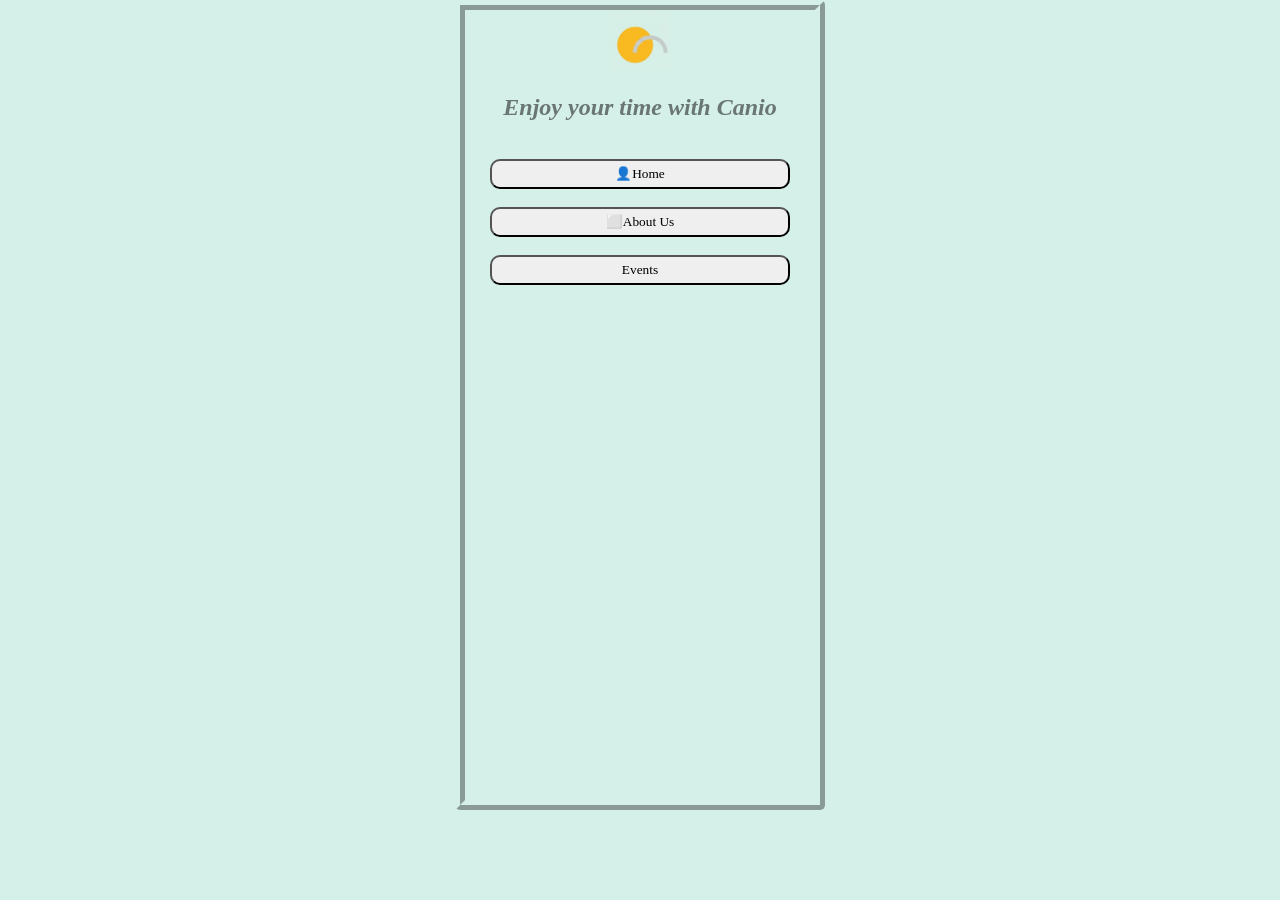
<file: index.html>
<!DOCTYPE html>
<html>

<head>
  <meta name="viewport" content="width=device-width, initial-scale=1">
  <title>Canio ForeCast</title>
  <link rel="stylesheet" href="CSS1.css">
</head>
<body class="overall body001">
  <div class="border001">
    <img src="logo.png" height="60" width="60" alt="Canio" class="img001">
    <h2 class="a10">Enjoy your time with Canio</h2>
    <br>
    <button onclick="redirecthomepage()" class="a7">👤Home</button>
    <br><br><button onclick="redirectaboutpage()" class="a7">⬜About Us</button>
    <br><br><button onclick="redirecteventpage()" class="a7">Events</button>
    <br><br>
    <br><br>
  </div>
</body>
<script src="functions.js"></script>
</html>
</file>
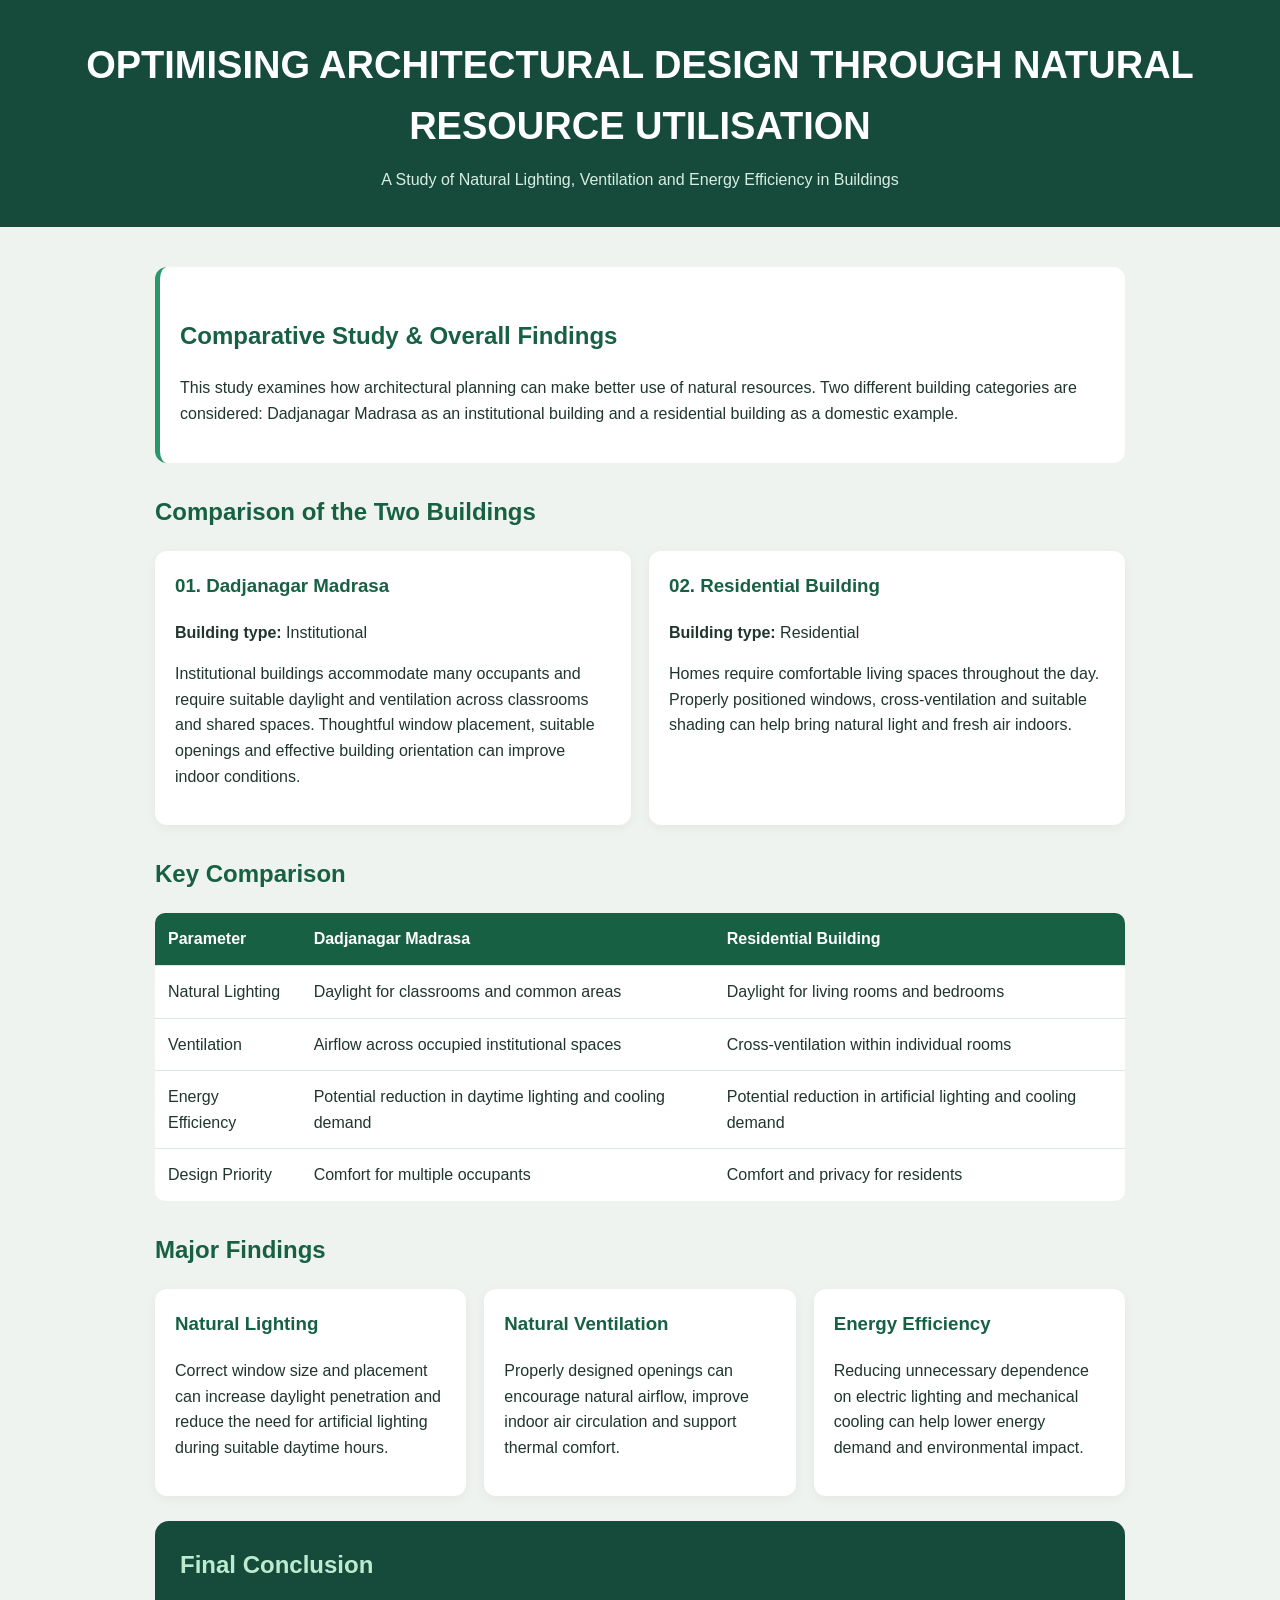
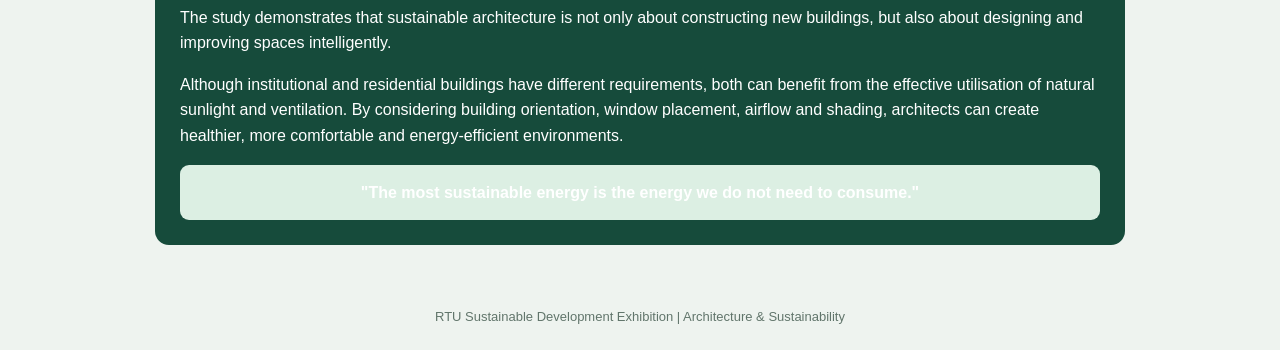
<file: Event.html>
<!DOCTYPE html>
<html lang="en">
<head>
<meta charset="UTF-8">
<meta name="viewport" content="width=device-width, initial-scale=1.0">
<title>Project Conclusion | Sustainable Architecture</title>
<style>
*{box-sizing:border-box}
body{
  margin:0;
  font-family:Arial,sans-serif;
  background:#eef3ef;
  color:#20352e;
  line-height:1.6;
}
header{
  background:#164b3b;
  color:white;
  text-align:center;
  padding:35px 18px;
}
header h1{font-size:clamp(23px,4vw,38px);margin:0}
header p{color:#d8eee2;margin:10px 0 0}
main{max-width:1000px;margin:25px auto;padding:15px}
h2{color:#176044;margin-top:30px}
.intro{
  background:white;padding:20px;border-radius:12px;
  border-left:5px solid #29966b;
}
.grid{
  display:grid;
  grid-template-columns:repeat(auto-fit,minmax(260px,1fr));
  gap:18px;margin-top:18px;
}
.card{
  background:white;padding:20px;border-radius:12px;
  box-shadow:0 3px 12px #0000000c;
}
.card h3{color:#176044;margin-top:0}
table{
  width:100%;border-collapse:collapse;background:white;
  margin-top:15px;border-radius:10px;overflow:hidden;
}
th,td{padding:13px;text-align:left;border-bottom:1px solid #dce8df}
th{background:#176044;color:white}
tr:last-child td{border-bottom:none}
.conclusion{
  background:#164b3b;color:white;padding:25px;
  border-radius:14px;margin-top:25px;
}
.conclusion h2{color:#bcebd0;margin-top:0}
.highlight{
  background:#dcefe3;padding:15px;border-radius:9px;
  margin-top:15px;font-weight:bold;text-align:center;
}
footer{text-align:center;padding:22px;color:#61756b;font-size:13px}
@media(max-width:600px){
  main{padding:12px}
  table{font-size:13px}
  th,td{padding:9px}
}
</style>
</head>
<body>

<header>
  <h1>OPTIMISING ARCHITECTURAL DESIGN THROUGH NATURAL RESOURCE UTILISATION</h1>
  <p>A Study of Natural Lighting, Ventilation and Energy Efficiency in Buildings</p>
</header>

<main>

<section class="intro">
  <h2>Comparative Study & Overall Findings</h2>
  <p>
    This study examines how architectural planning can make better use
    of natural resources. Two different building categories are considered:
    Dadjanagar Madrasa as an institutional building and a residential
    building as a domestic example.
  </p>
</section>

<h2>Comparison of the Two Buildings</h2>

<div class="grid">
  <div class="card">
    <h3>01. Dadjanagar Madrasa</h3>
    <p><b>Building type:</b> Institutional</p>
    <p>
      Institutional buildings accommodate many occupants and require
      suitable daylight and ventilation across classrooms and shared spaces.
      Thoughtful window placement, suitable openings and effective building
      orientation can improve indoor conditions.
    </p>
  </div>

  <div class="card">
    <h3>02. Residential Building</h3>
    <p><b>Building type:</b> Residential</p>
    <p>
      Homes require comfortable living spaces throughout the day.
      Properly positioned windows, cross-ventilation and suitable shading
      can help bring natural light and fresh air indoors.
    </p>
  </div>
</div>

<h2>Key Comparison</h2>

<table>
  <tr>
    <th>Parameter</th>
    <th>Dadjanagar Madrasa</th>
    <th>Residential Building</th>
  </tr>
  <tr>
    <td>Natural Lighting</td>
    <td>Daylight for classrooms and common areas</td>
    <td>Daylight for living rooms and bedrooms</td>
  </tr>
  <tr>
    <td>Ventilation</td>
    <td>Airflow across occupied institutional spaces</td>
    <td>Cross-ventilation within individual rooms</td>
  </tr>
  <tr>
    <td>Energy Efficiency</td>
    <td>Potential reduction in daytime lighting and cooling demand</td>
    <td>Potential reduction in artificial lighting and cooling demand</td>
  </tr>
  <tr>
    <td>Design Priority</td>
    <td>Comfort for multiple occupants</td>
    <td>Comfort and privacy for residents</td>
  </tr>
</table>

<h2>Major Findings</h2>

<div class="grid">
  <div class="card">
    <h3>Natural Lighting</h3>
    <p>
      Correct window size and placement can increase daylight penetration
      and reduce the need for artificial lighting during suitable daytime hours.
    </p>
  </div>

  <div class="card">
    <h3>Natural Ventilation</h3>
    <p>
      Properly designed openings can encourage natural airflow,
      improve indoor air circulation and support thermal comfort.
    </p>
  </div>

  <div class="card">
    <h3>Energy Efficiency</h3>
    <p>
      Reducing unnecessary dependence on electric lighting and mechanical
      cooling can help lower energy demand and environmental impact.
    </p>
  </div>
</div>

<section class="conclusion">
  <h2>Final Conclusion</h2>
  <p>
    The study demonstrates that sustainable architecture is not only
    about constructing new buildings, but also about designing and
    improving spaces intelligently.
  </p>
  <p>
    Although institutional and residential buildings have different
    requirements, both can benefit from the effective utilisation of
    natural sunlight and ventilation. By considering building orientation,
    window placement, airflow and shading, architects can create healthier,
    more comfortable and energy-efficient environments.
  </p>
  <div class="highlight">
    "The most sustainable energy is the energy we do not need to consume."
  </div>
</section>

</main>

<footer>
  RTU Sustainable Development Exhibition | Architecture & Sustainability
</footer>

</body>
  </html>
</file>
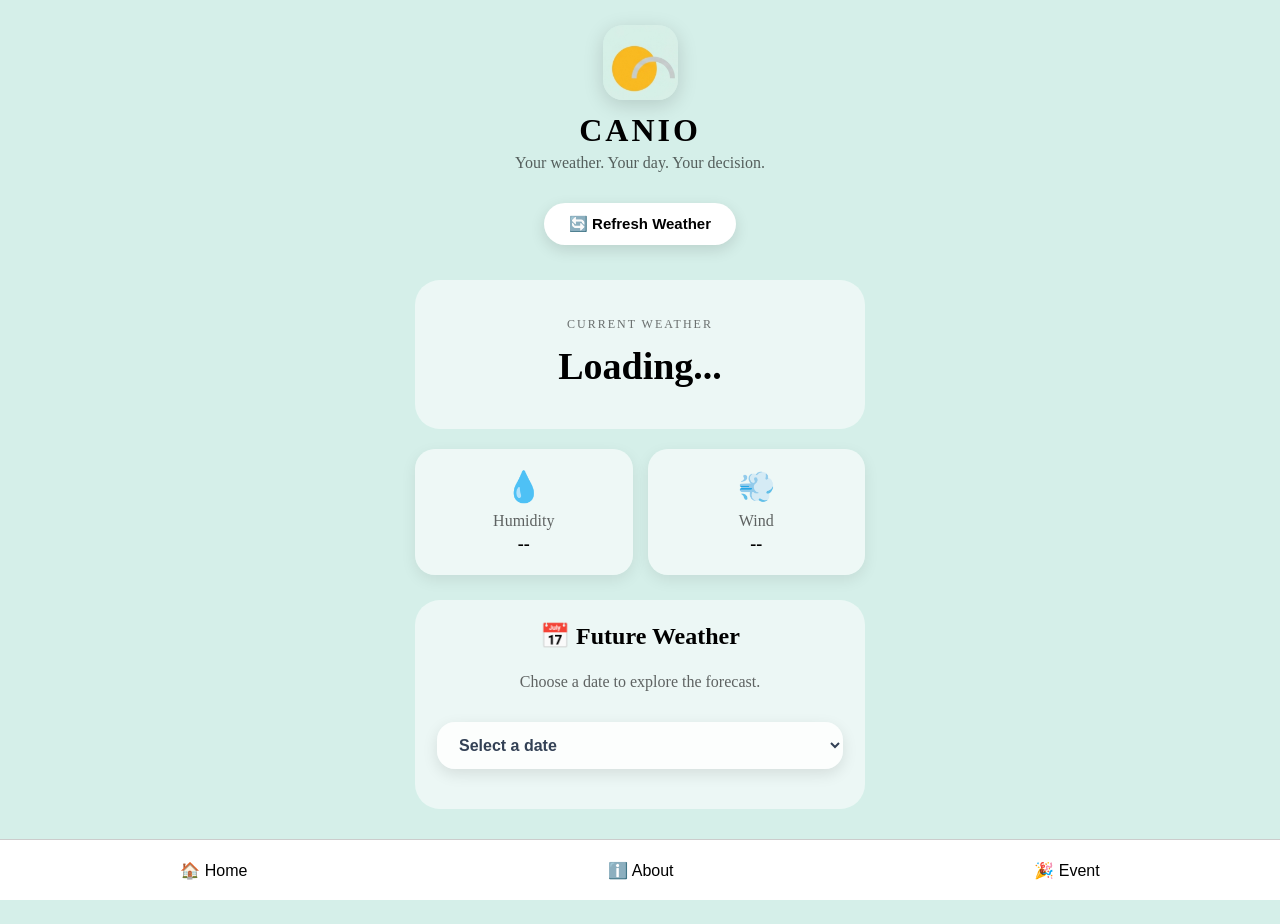
<file: Home.html>
<!DOCTYPE html>
<html>

<head>
  <meta charset="UTF-8">
  <meta name="viewport" content="width=device-width, initial-scale=1">

  <title>CANIO - Weather</title>

  <link rel="stylesheet" href="CSS1.css">
</head>

<body class="body001">

  <div class="weather-card">

    <!-- Logo -->
    <img src="logo.png" class="weather-logo" alt="CANIO">

    <h1 class="canio-title">CANIO</h1>

    <p class="subtitle">
      Your weather. Your day. Your decision.
    </p>

    <!-- Refresh -->
    <button onclick="getName()" class="refresh-button">
      🔄 Refresh Weather
    </button>

    <!-- Main temperature -->
    <div class="main-weather">

      <p class="current-label">CURRENT WEATHER</p>

      <h2 id="temperature" class="main-temperature">
        Loading...
      </h2>

      <p id="feelsLike" class="feels-like"></p>

    </div>

    <!-- Weather information -->
    <div class="weather-grid">

      <div class="weather-box">
        <div class="weather-icon">💧</div>
        <p class="weather-label">Humidity</p>
        <h3 id="humidity">--</h3>
      </div>

      <div class="weather-box">
        <div class="weather-icon">💨</div>
        <p class="weather-label">Wind</p>
        <h3 id="wind">--</h3>
      </div>

    </div>

    <!-- Future weather -->
    <!--<div class="future-section">

      <h2>📅 Future Weather</h2>

      <p>
        Choose a date to explore its hourly forecast.
      </p>

      <button class="future-button">
        Explore Future Forecast →
      </button>

    </div>

  </div>-->
  <div class="future-section">

  <h2>📅 Future Weather</h2>

  <p>
    Choose a date to explore the forecast.
  </p>

  <select id="futureDate" class="future-select">
    <option value="">Select a date</option>
  </select>

  <div id="futureWeather" class="future-weather">
  </div>

</div>

  <!-- Bottom navigation -->
  <div class="bottom-nav">

    <button onclick="redirecthomepage()">
      🏠
      <span>Home</span>
    </button>

    <button onclick="redirectaboutpage()">
      ℹ️
      <span>About</span>
    </button>

    <button onclick="redirecteventpage()">
      🎉
      <span>Event</span>
    </button>

  </div>

  <script src="JS1.js"></script>

  <script src="functions.js"></script>

</body>

</html>
</file>
<file: CSS1.css>
.border002{
  border-radius: 5px;
  border-left: 10px none grey;
  border-right: 10px none grey;
  border-top: 10px none #60648C;
  border-bottom: 10px none #60648C;
  min-height: 100vh;
  text-align: center;
}
.body002 {
  min-height: 100vh;
  transition: background 0.8s ease;
}

.sunny {
  background: linear-gradient(135deg, #FFD54F, #64B5F6);
}

.cloudy {
  background: linear-gradient(135deg, #B0BEC5, #78909C);
}

.rainy {
  background: linear-gradient(135deg, #37474F, #607D8B);
}

.storm {
  background: linear-gradient(135deg, #212121, #424242);
}

.snow {
  background: linear-gradient(135deg, #E3F2FD, #FFFFFF);
}

.night {
  background: linear-gradient(135deg, #0F172A, #1E293B);
}
input{
  border-radius: 5px;
}
button{
  border-radius: 10px;
}
.logo{
  width: 60px;
  height: 60px;
  border-radius: 10px;
}
h5{
  opacity: 0.5;
  border-left: 5px solid #4CAF50;
  padding-left: 15px;
  margin: 20px;
  line-height: 1.7;
}
h6{
  opacity: 0.5;
  border-left: 5px solid #4CAF50;
  padding-left: 15px;
  margin: 20px;
  line-height: 1.7;
}
.a2{
  height: 250px;
  width: 100%;
  object-fit:cover;
  display: block;
}
.a3{
  font-weight: bold;
  text-align: left;
  color: #43545A;
}
.a4{
  height: 250px;
  width: 100%;
  border-radius: 10px;
}
.bottom-nav {
    position: fixed;
    bottom: 0;
    left: 0;
    width: 100%;

    display: flex;
    justify-content: space-around;
    align-items: center;

    height: 60px;
    background: white;
    border-top: 1px solid #ccc;
}

.bottom-nav button {
    background: none;
    border: none;
    font-size: 16px;
}
.a5{
  border-radius: 10px;
}










.border001{  
  border-left:  7px #D5EFE9;  
  border-right:  7px #D5EFE9;  
  border-bottom:  7px #D5EFE9;  
  border-top: 7px #D5EFE9;  
  border-radius: 5px;  
  min-height: 400px;  
  min-width: 350px;  
  border-style: ridge ;  
  text-align: center;  
  border-width: 10px;  
}  


.body001 {
    margin: 0;
    min-height: 100vh;
    display: flex;
    justify-content: center;
    align-items: center
    padding-top: 20px;
    padding-bottom: 90px;
    box-sizing: border-box;
    background-color: #D5EFE9;
}


.body0010 {  
    margin: 0;  
    min-height: 100vh;  
    display: flex;
    justify-content: center;  
    align-items: center;  
    background-color: #D5EFE9;  
}  
.img001{  
  text-align: center;  
}  
.a10{  
  font-style: italic;  
  opacity: 50%;  
}  
.a7{  
  height: 30px;  
  width: 300px;  
  font-family: "Trebuchet MS", cursive;  
} 
.border003{
border-left:  7px #D5EFE9;  
  border-right:  7px #D5EFE9;  
  border-bottom:  7px #D5EFE9;  
  border-top: 7px #D5EFE9;  
  border-radius: 5px;  
  height: 100%;  
  width: 100%;  
  border-style: ridge ;  
  text-align: center;  
  border-width: 10px;  
}
.a21{
  height: 30px;
  width: 300px;
  font-family: "Trebuchet MS", cursive;
  animation: glow 2s infinite alternate;
}

@keyframes glow {
    from {
        box-shadow: 0 0 10px #4CAF50;
    }

    to {
        box-shadow:
            0 0 20px #4CAF50,
            0 0 40px #4CAF50,
            0 0 60px #4CAF50;
    }
} 
.a22{
  border-right: 15%;
  background-color:#DEF2FA;
  height: 20px;
  width: 70px;
}
.a23{
  background-color:#DEF2FA;
  border-radius: 20%;
  font-style: italic;
  font-weight: bold;
}
.event-body {
    min-height: 100vh;
    margin: 0;

    background: linear-gradient(
        135deg,
        #FF9933,
        #FFFFFF 45%,
        #FFFFFF 55%,
        #138808
    );
}
/* =========================
   CANIO WEATHER HOME
========================= */

.weather-card {
    width: min(92%, 500px);
    margin: 0 auto;
    padding: 25px;
    box-sizing: border-box;
    text-align: center;
}


/* LOGO */

.weather-logo {
    width: 75px;
    height: 75px;
    align-items: center;

    border-radius: 20px;

    box-shadow:
        0 5px 20px rgba(0, 0, 0, 0.15);
}


.canio-title {
    margin: 8px 0 0;

    font-size: 32px;

    letter-spacing: 3px;
}


.subtitle {
    opacity: 0.6;

    margin-top: 5px;
}


/* REFRESH */

.refresh-button {
    margin-top: 15px;

    padding: 12px 25px;

    border: none;

    border-radius: 25px;

    background: #ffffff;

    font-size: 15px;

    font-weight: bold;

    cursor: pointer;

    box-shadow:
        0 5px 15px rgba(0, 0, 0, 0.12);

    transition: 0.25s;
}


.refresh-button:hover {
    transform: translateY(-3px);

    box-shadow:
        0 8px 20px rgba(0, 0, 0, 0.18);
}


/* MAIN WEATHER */

.main-weather {
    margin-top: 35px;

    padding: 25px;

    border-radius: 25px;

    background: rgba(255, 255, 255, 0.55);
}


.current-label {
    font-size: 12px;

    letter-spacing: 2px;

    opacity: 0.55;
}


.main-temperature {
    font-size: 38px;

    margin: 10px 0;
}


.feels-like {
    opacity: 0.65;

    font-size: 16px;
}


/* WEATHER BOXES */

.weather-grid {

    display: grid;

    grid-template-columns: 1fr 1fr;

    gap: 15px;

    margin-top: 20px;
}


.weather-box {

    padding: 20px 10px;

    border-radius: 20px;

    background: rgba(255, 255, 255, 0.6);

    box-shadow:
        0 5px 15px rgba(0, 0, 0, 0.08);
}


.weather-icon {
    font-size: 30px;
}


.weather-label {

    margin: 8px 0 4px;

    opacity: 0.6;
}


.weather-box h3 {

    margin: 0;

    font-size: 18px;
}


/* FUTURE WEATHER */

.future-section {

    margin-top: 25px;

    padding: 22px;

    border-radius: 25px;

    background: rgba(255, 255, 255, 0.55);
}


.future-section h2 {
    margin-top: 0;
}


.future-section p {

    opacity: 0.6;

    line-height: 1.5;
}


.future-button {

    padding: 12px 20px;

    border: none;

    border-radius: 20px;

    background: #ffffff;

    font-weight: bold;

    cursor: pointer;
}


/* MOBILE */

@media (max-width: 500px) {

    .weather-card {

        width: 88%;

        padding: 20px;

        margin-top: 15px;
    }

    .main-temperature {

        font-size: 32px;
    }

}
/* =========================
   FUTURE WEATHER DROPDOWN
========================= */

.future-select {
    width: 100%;
    padding: 14px 18px;

    margin-top: 12px;

    border: none;
    border-radius: 18px;

    background: rgba(255, 255, 255, 0.85);

    font-size: 16px;
    font-weight: bold;

    color: #334155;

    outline: none;

    box-shadow:
        0 5px 15px rgba(0, 0, 0, 0.10);

    cursor: pointer;

    transition: 0.25s;
}

.future-select:hover {
    transform: translateY(-2px);

    box-shadow:
        0 8px 20px rgba(0, 0, 0, 0.15);
}

.future-select:focus {
    box-shadow:
        0 0 0 3px rgba(76, 175, 80, 0.25),
        0 8px 20px rgba(0, 0, 0, 0.12);
}

.future-select option {
    background: white;
    color: #334155;
    font-weight: bold;
}


/* FUTURE WEATHER RESULT */

.future-weather {
    margin-top: 18px;
}

.future-weather:empty {
    display: none;
}

.future-weather-card {
    padding: 18px;

    border-radius: 20px;

    background: rgba(255, 255, 255, 0.75);

    box-shadow:
        0 5px 15px rgba(0, 0, 0, 0.08);

    animation: futureAppear 0.3s ease;
}

.future-weather-card h3 {
    margin-top: 0;
    margin-bottom: 12px;
}

.future-weather-card p {
    margin: 8px 0;
    opacity: 0.8;
}

@keyframes futureAppear {

    from {
        opacity: 0;
        transform: translateY(8px);
    }

    to {
        opacity: 1;
        transform: translateY(0);
    }

}
</file>
